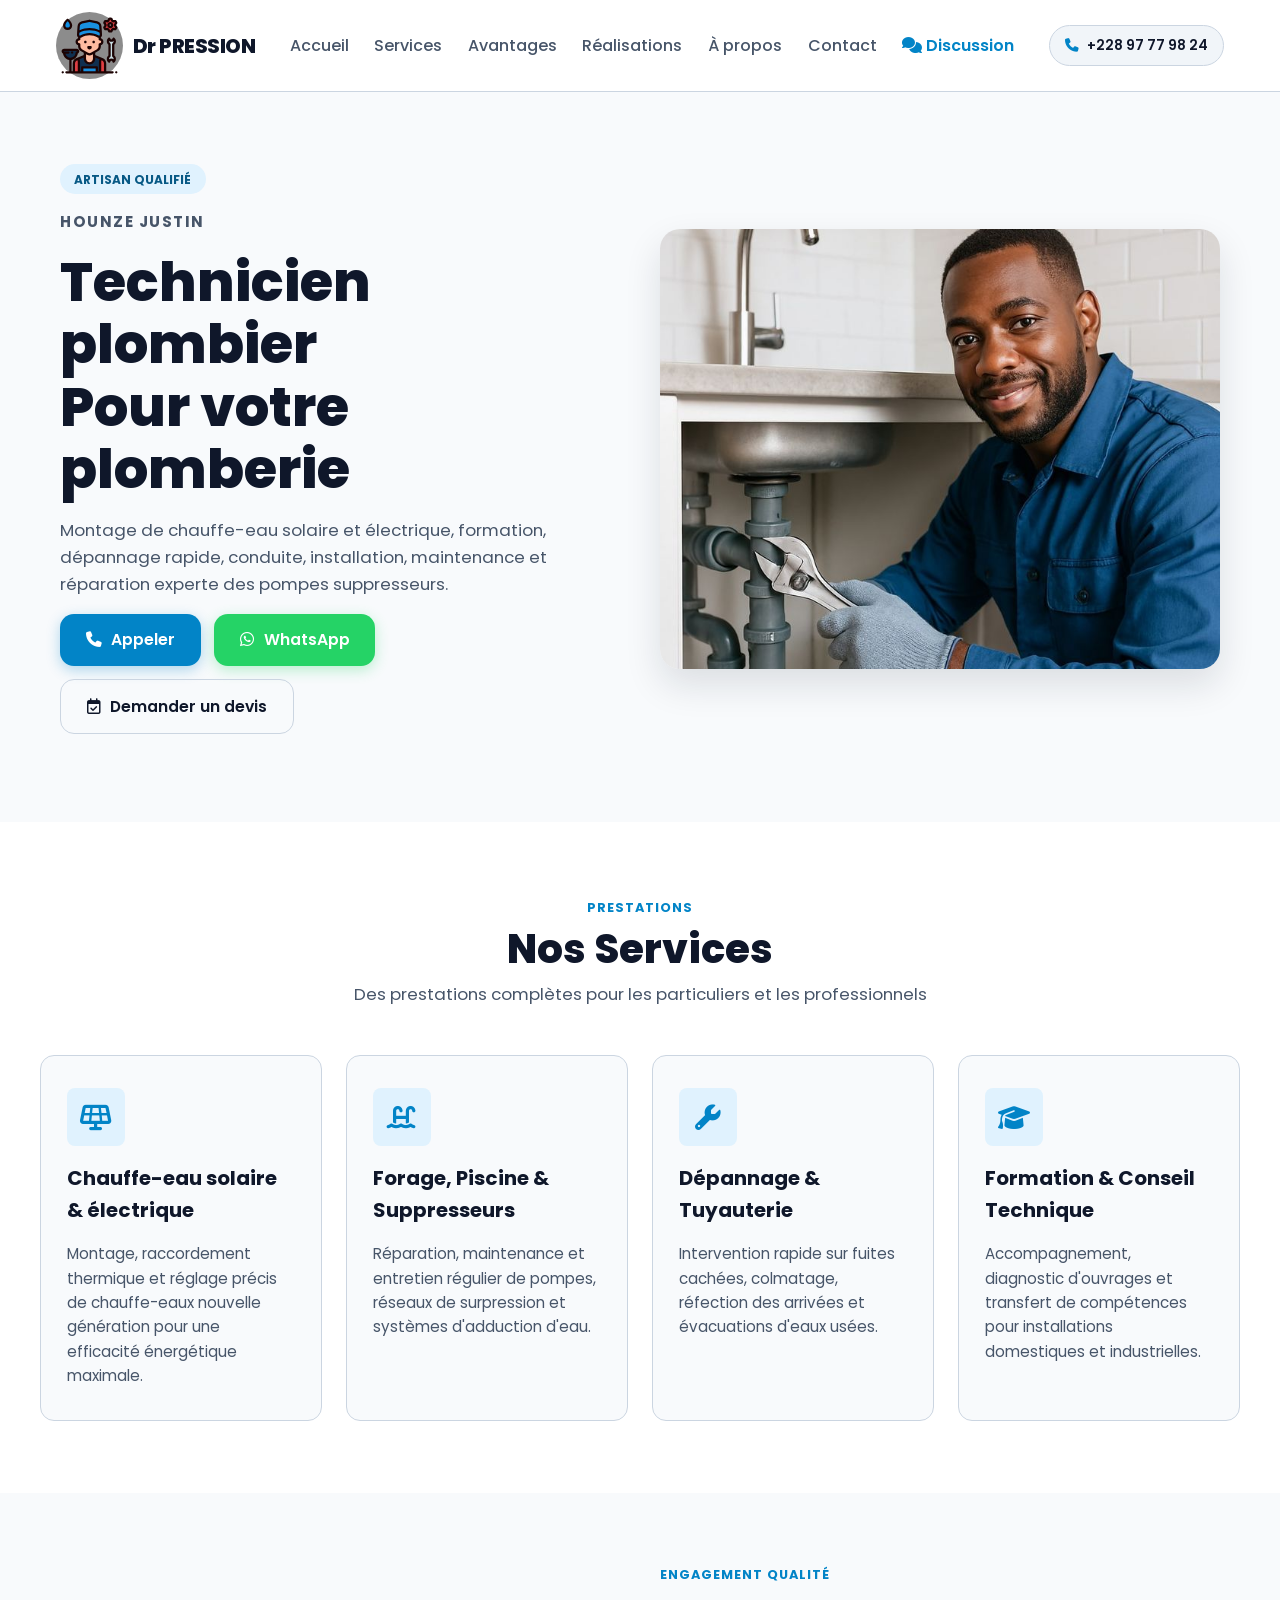
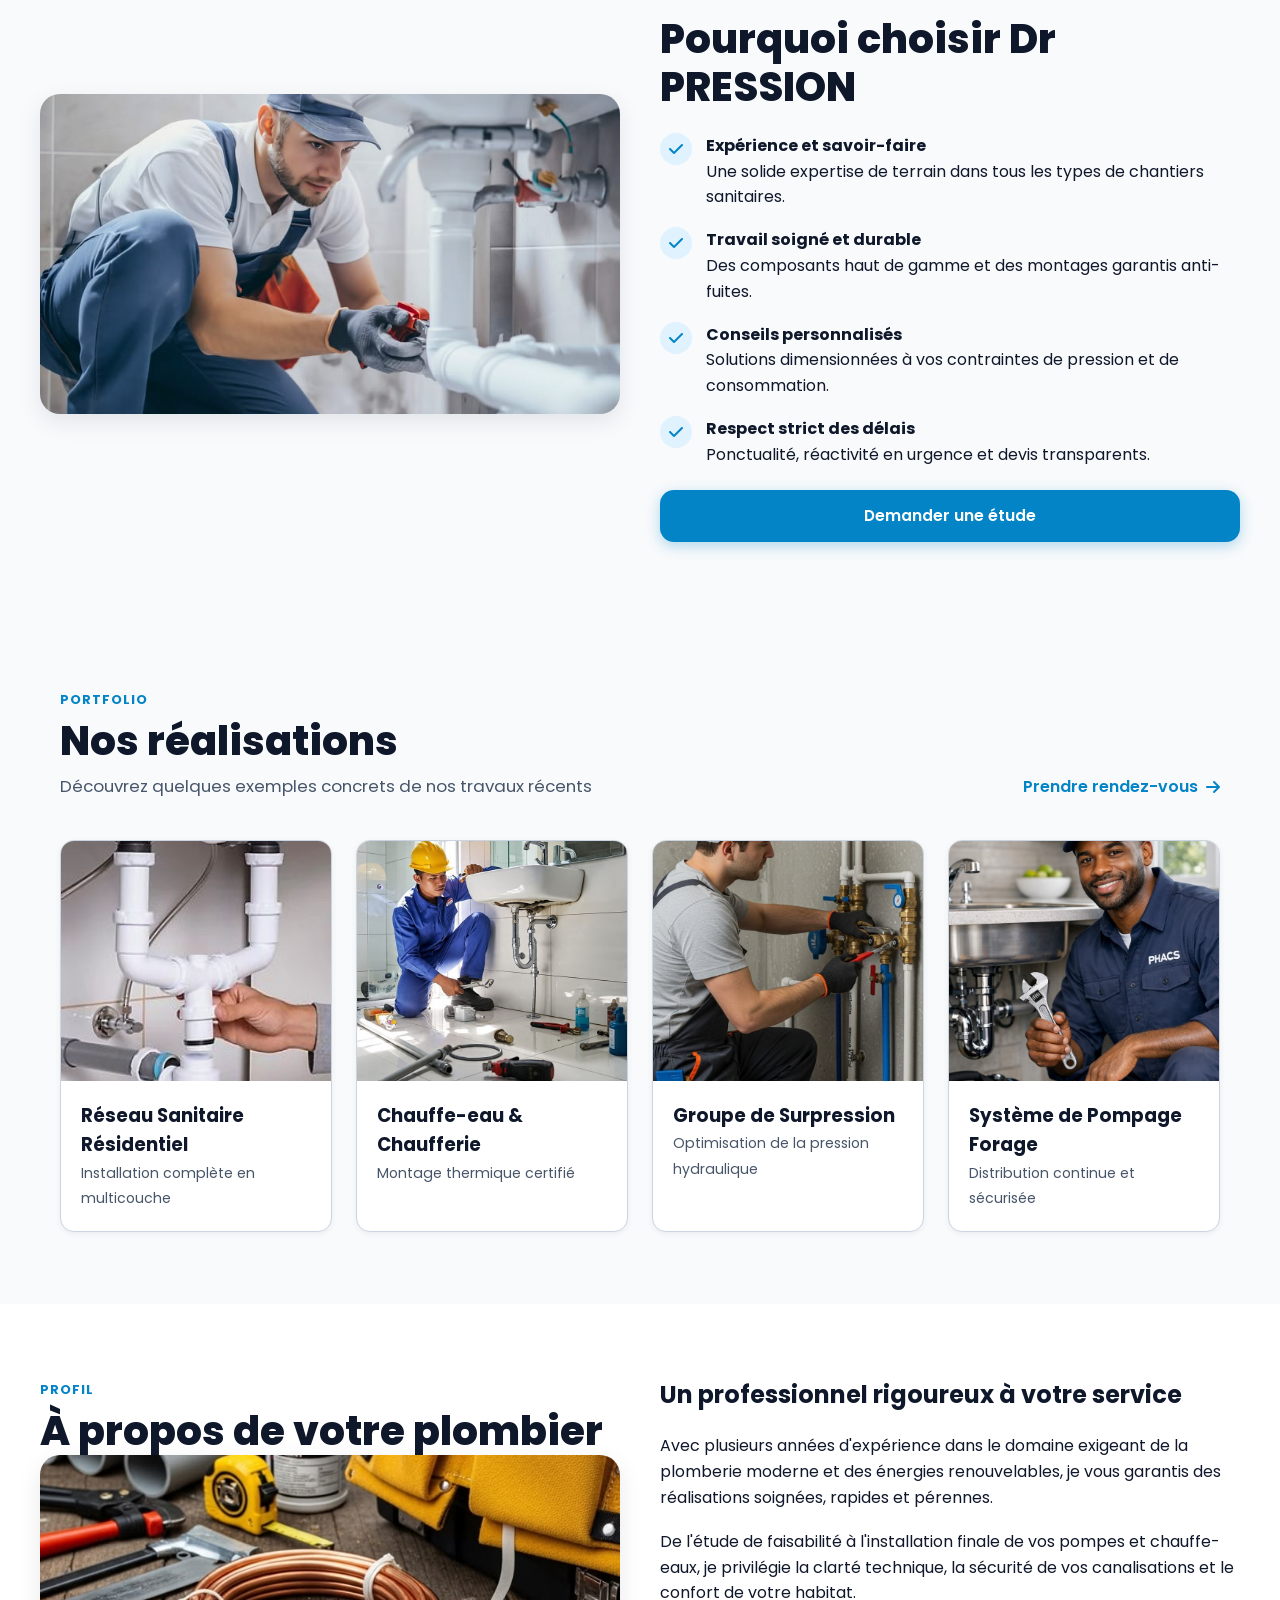
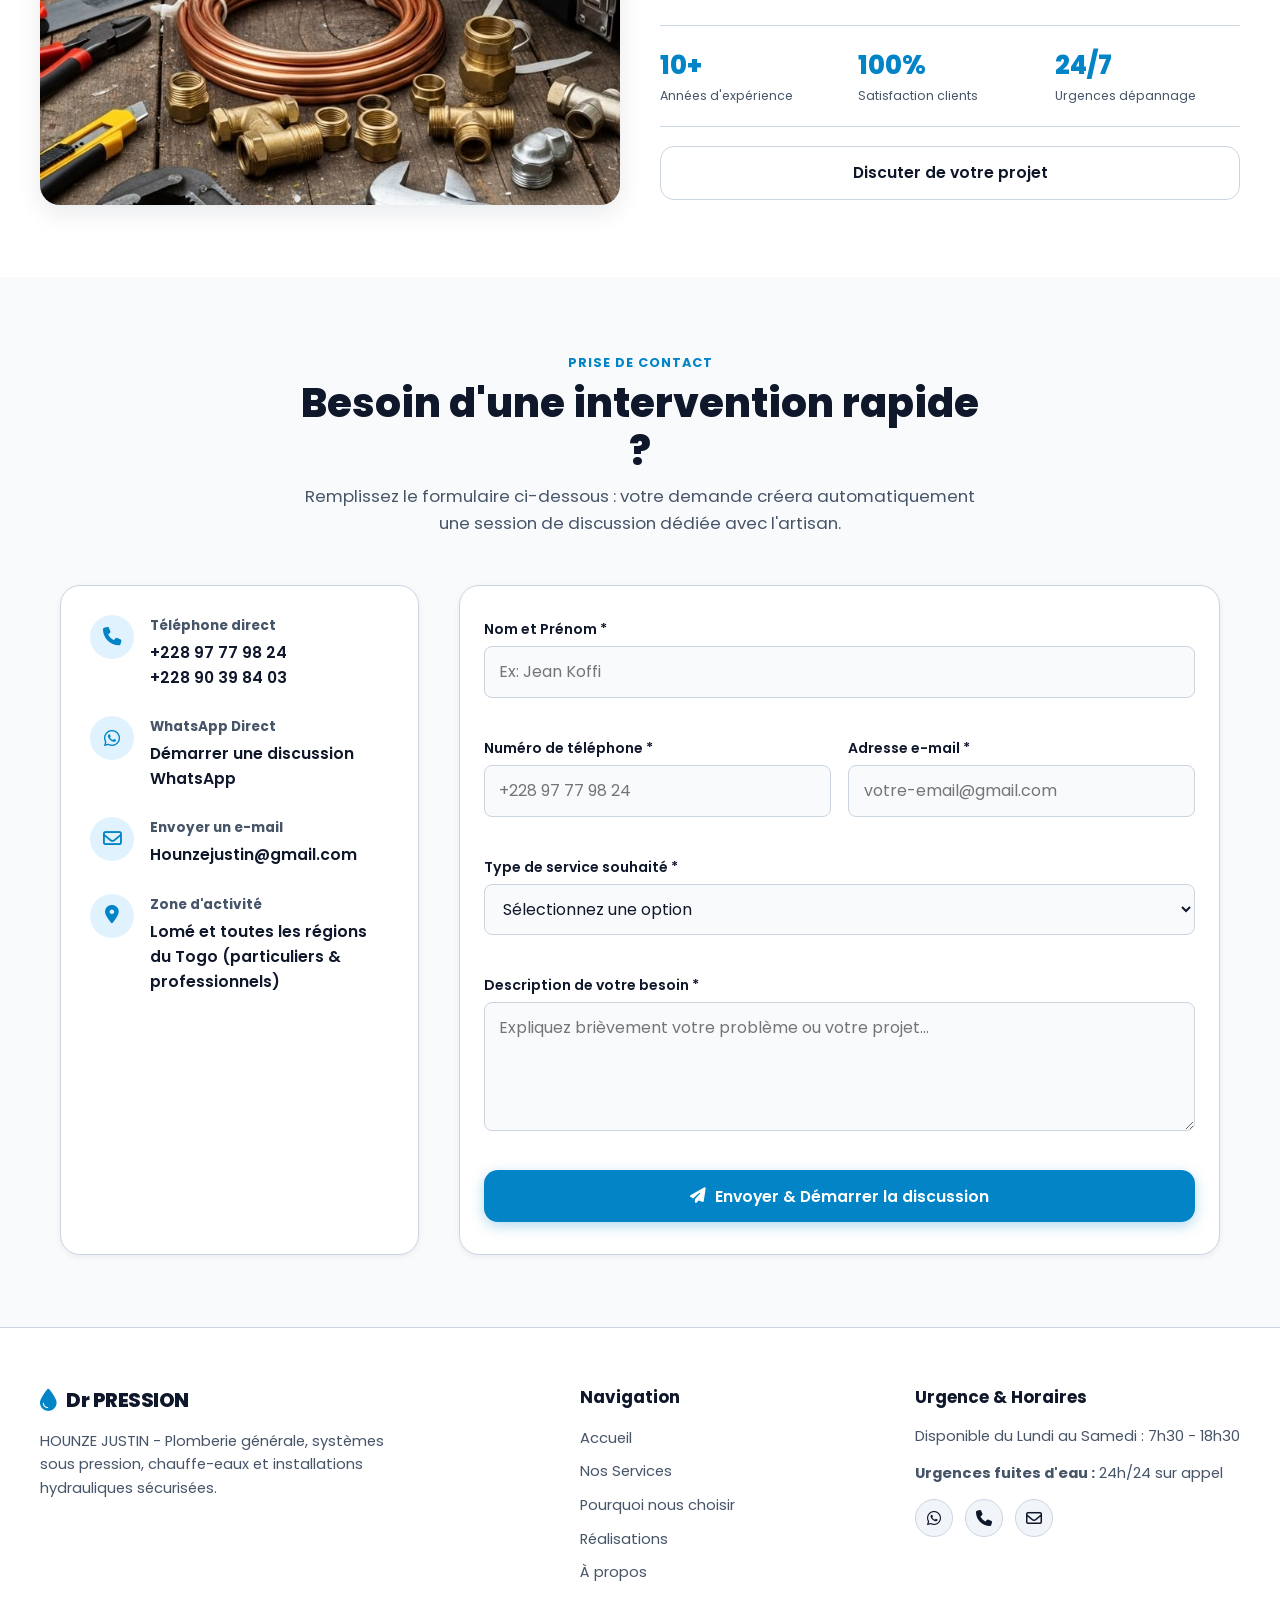
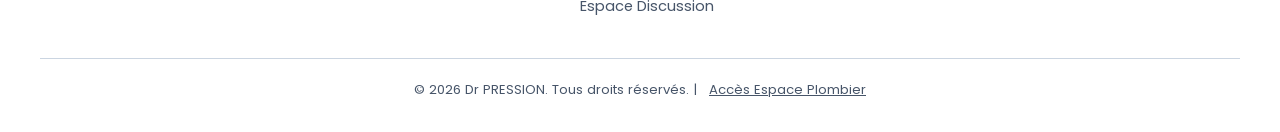
<file: index.html>
<!DOCTYPE html>
<html lang="fr">
<head>
    <meta charset="UTF-8">
    <meta name="viewport" content="width=device-width, initial-scale=1.0">
    <title>Dr PRESSION | HOUNZE JUSTIN - Artisan Plombier Professionnel</title>
    <meta name="description" content="Dr PRESSION par HOUNZE JUSTIN : Services d'installation, dépannage rapide, chauffe-eau solaire et électrique, pompes suppresseurs, forage et piscine au Togo.">
    <meta name="author" content="HOUNZE JUSTIN">

    <!-- Favicon -->
    <link rel="icon" type="image/svg+xml" href="data:image/svg+xml,<svg xmlns='http://www.w3.org/2000/svg' viewBox='0 0 100 100'><text y='.9em' font-size='90'>💧</text></svg>">

    <!-- Font Awesome -->
    <link rel="stylesheet" href="https://cdnjs.cloudflare.com/ajax/libs/font-awesome/6.5.1/css/all.min.css">

    <!-- Polices Google -->
    <link rel="preconnect" href="https://fonts.googleapis.com">
    <link rel="preconnect" href="https://fonts.gstatic.com" crossorigin>
    <link href="https://fonts.googleapis.com/css2?family=Poppins:wght@300;400;500;600;700;800&display=swap" rel="stylesheet">

    <link rel="stylesheet" href="style.css">
</head>
<body>

    <!-- Header Navigation -->
    <header class="header">
        <nav class="nav-container" aria-label="Navigation principale">
            <a href="#accueil" class="logo" aria-label="Accueil Dr PRESSION">
                <svg version="1.1" id="Layer_1" xmlns="http://www.w3.org/2000/svg" xmlns:xlink="http://www.w3.org/1999/xlink" viewBox="-51.2 -51.2 614.40 614.40" xml:space="preserve" width="67px" height="67px" fill="#1c0303" stroke="#1c0303" stroke-width="0.005120019999999999"><g id="SVGRepo_bgCarrier" stroke-width="0" transform="translate(0,0), scale(1)"><rect x="-51.2" y="-51.2" width="614.40" height="614.40" rx="307.2" fill="#8c8c8c" strokewidth="0"></rect></g><g id="SVGRepo_tracerCarrier" stroke-linecap="round" stroke-linejoin="round" stroke="#CCCCCC" stroke-width="1.024004"></g><g id="SVGRepo_iconCarrier"> <path style="fill:#E03F43;" d="M213.867,319.128v20.352c0,6.799-4.088,12.932-10.365,15.548l-67.24,28.017 c-14.206,5.92-23.458,22.007-23.458,37.397v81.091h286.348v-81.091c0-15.389-9.254-31.478-23.458-37.397l-67.24-28.017 c-6.277-2.615-10.365-8.749-10.365-15.548v-20.352H213.867z"></path> <path style="fill:#102F50;" d="M353.079,501.534v-96.018c0-10.48,3.554-20.167,9.506-27.93l-54.133-22.555 c-6.277-2.615-10.365-8.749-10.365-15.548l-0.094,37.531c0,23.081-18.884,41.966-41.966,41.966l0,0 c-23.081,0-41.966-18.884-41.966-41.966l-0.195-37.531c0,6.799-4.088,12.932-10.365,15.548l-54.133,22.556 c5.952,7.764,9.506,17.45,9.506,27.93v96.018h194.205V501.534z"></path> <g> <path style="fill:#FEBBA0;" d="M350.007,199.175v-30.443c0-51.829-42.017-93.846-93.846-93.846 c-51.831,0-93.846,42.017-93.846,93.846h-0.368v30.443c-12.925,0-23.403,10.478-23.403,23.403 c0,12.925,10.478,23.403,23.403,23.403v17.472c1.126,14.735,8.311,27.853,19.192,35.038l56.574,32.342 c11.36,7.503,25.173,7.503,36.533,0l56.405-32.342c10.879-7.185,18.232-20.303,19.36-35.038v-17.472 c12.925,0,23.403-10.478,23.403-23.403C373.41,209.653,362.932,199.175,350.007,199.175z"></path> <path style="fill:#FEBBA0;" d="M298.087,319.128v57.883c0,23.081-18.978,41.966-42.06,41.966l0,0 c-23.081,0-42.161-18.884-42.161-41.966v-57.883"></path> </g> <path style="fill:#C9DEE4;" d="M473.342,352.776V244.375c8.787-5.553,14.627-15.346,14.627-26.508 c0-9.819-4.519-18.58-11.586-24.328c-0.934,10.095-9.419,18.001-19.758,18.001s-18.824-7.906-19.758-18.001 c-7.068,5.747-11.586,14.508-11.586,24.328c0,11.162,5.84,20.955,14.627,26.508v108.401c-8.787,5.553-14.627,15.346-14.627,26.508 c0,9.819,4.519,18.58,11.586,24.328c0.934-10.095,9.419-18.001,19.758-18.001s18.823,7.906,19.758,18.001 c7.068-5.747,11.586-14.508,11.586-24.328C487.969,368.122,482.129,358.329,473.342,352.776z"></path> <path style="fill:#0F8EE3;" d="M86.773,71.819c0,18.72-14.035,30.565-31.343,30.565S24.086,90.54,24.086,71.819 c0-27.126,31.343-50.928,31.343-50.928S86.773,44.694,86.773,71.819z"></path> <path style="fill:#102F50;" d="M138.842,295.713H81.063H23.285c-7.029,0-12.781,5.752-12.781,12.781l0,0 c0,7.029,5.752,12.781,12.781,12.781h0.006c0,31.907,25.866,57.772,57.772,57.772s57.772-25.866,57.772-57.772h0.006 c7.029,0,12.781-5.752,12.781-12.781l0,0C151.623,301.463,145.871,295.713,138.842,295.713z"></path> <path style="fill:#E03F43;" d="M490.449,68.943c0-1.619-0.095-3.216-0.265-4.789l11.369-15.531 c-2.313-6.236-5.658-11.971-9.828-16.996l-19.093,2.076c-2.59-1.91-5.399-3.538-8.381-4.846l-7.742-17.559 c-3.195-0.54-6.473-0.837-9.822-0.837s-6.627,0.297-9.822,0.837l-7.743,17.56c-2.982,1.308-5.791,2.936-8.381,4.846l-19.093-2.076 c-4.171,5.025-7.515,10.76-9.828,16.996l11.369,15.531c-0.171,1.573-0.265,3.17-0.265,4.789c0,1.634,0.097,3.245,0.272,4.833 L391.82,89.316c2.313,6.236,5.658,11.971,9.828,16.996l19.157-2.083c2.564,1.884,5.342,3.492,8.288,4.787l7.771,17.624 c3.195,0.54,6.472,0.837,9.822,0.837s6.627-0.297,9.822-0.837l7.771-17.624c2.947-1.296,5.724-2.903,8.289-4.787l19.157,2.083 c4.171-5.025,7.515-10.76,9.828-16.996L490.18,73.778C490.352,72.189,490.449,70.578,490.449,68.943z M446.685,87.174 c-10.07,0-18.231-8.163-18.231-18.231c0-10.069,8.163-18.231,18.231-18.231s18.231,8.163,18.231,18.231 C464.917,79.013,456.754,87.174,446.685,87.174z"></path> <g> <path style="fill:#1990E0;" d="M360.455,158.233l-1.629-34.416h0.01l-3.392-44.051c-1.336-17.235-13.748-31.588-30.617-35.377 l-68.635-15.418l0,0l-0.021-0.01h-0.01l-68.656,15.428c-16.869,3.789-29.291,18.143-30.617,35.377l-3.392,44.051l-1.629,34.416 c-1.033,13.257,13.424,22.11,24.739,15.125c48.624-30.064,110.483-30.064,159.108,0C347.03,180.343,361.477,171.49,360.455,158.233 z"></path> <rect x="189.429" y="456.611" style="fill:#1990E0;" width="133.471" height="44.926"></rect> </g> <path d="M10.585,511.982h-0.137C4.677,511.982,0,507.305,0,501.534c0-5.77,4.677-10.448,10.448-10.448h0.137 c5.77,0,10.448,4.677,10.448,10.448C21.032,507.305,16.355,511.982,10.585,511.982z"></path> <path d="M501.5,511.981h-0.137c-5.77,0-10.448-4.677-10.448-10.448s4.677-10.448,10.448-10.448h0.137 c5.77,0,10.448,4.677,10.448,10.448S507.27,511.981,501.5,511.981z"></path> <path d="M294.08,235.485c-6.44,0-11.679-5.239-11.679-11.678c0-6.44,5.239-11.679,11.679-11.679s11.679,5.239,11.679,11.679 C305.757,230.247,300.519,235.485,294.08,235.485z"></path> <path d="M217.874,235.485c-6.44,0-11.679-5.239-11.679-11.678c0-6.44,5.239-11.679,11.679-11.679s11.679,5.239,11.679,11.679 C229.553,230.247,224.314,235.485,217.874,235.485z"></path> <path d="M256.02,292.46c-11.39,0-20.657-9.267-20.657-20.657c0-5.77,4.677-10.448,10.448-10.448h20.419 c5.77,0,10.448,4.677,10.448,10.448C276.678,283.193,267.411,292.46,256.02,292.46z"></path> <path d="M476.381,414.06c-1.368,0-2.743-0.268-4.047-0.816c-3.556-1.495-5.999-4.828-6.355-8.669 c-0.449-4.854-4.471-8.515-9.354-8.515c-4.883,0-8.905,3.661-9.354,8.515c-0.355,3.842-2.799,7.174-6.355,8.669 c-3.556,1.495-7.646,0.909-10.64-1.525c-9.814-7.98-15.442-19.802-15.442-32.433c0-12.382,5.376-23.875,14.627-31.758v-97.901 c-9.25-7.884-14.627-19.378-14.627-31.758c0-12.631,5.628-24.453,15.442-32.433c2.993-2.434,7.083-3.02,10.64-1.525 c3.556,1.495,5.999,4.828,6.355,8.669c0.449,4.855,4.471,8.516,9.354,8.516c4.883,0,8.905-3.661,9.354-8.516 c0.355-3.842,2.799-7.175,6.355-8.669c3.556-1.493,7.648-0.908,10.64,1.525c9.814,7.98,15.442,19.802,15.442,32.433 c0,12.381-5.376,23.874-14.627,31.758v97.901c9.251,7.884,14.627,19.376,14.627,31.758c0,12.632-5.628,24.454-15.442,32.433 C481.079,413.26,478.744,414.06,476.381,414.06z M456.626,375.164c7.923,0,15.141,2.991,20.544,7.96 c0.233-1.254,0.352-2.538,0.352-3.84c0-7.206-3.648-13.814-9.76-17.676c-3.03-1.915-4.867-5.248-4.867-8.833V244.375 c0-3.584,1.837-6.917,4.867-8.833c6.112-3.863,9.76-10.47,9.76-17.676c0-1.302-0.12-2.586-0.352-3.84 c-5.403,4.969-12.621,7.96-20.544,7.96s-15.141-2.991-20.544-7.96c-0.233,1.254-0.352,2.538-0.352,3.84 c0,7.206,3.649,13.814,9.76,17.676c3.029,1.915,4.867,5.248,4.867,8.833v108.401c0,3.584-1.837,6.917-4.867,8.833 c-6.112,3.862-9.76,10.47-9.76,17.676c0,1.302,0.12,2.586,0.352,3.84C441.486,378.155,448.704,375.164,456.626,375.164z"></path> <path d="M55.43,112.832c-24.216,0-41.791-17.248-41.791-41.013c0-31.942,34.024-58.148,35.472-59.247 c3.735-2.837,8.903-2.837,12.638,0c1.448,1.1,35.472,27.305,35.472,59.247C97.221,95.584,79.646,112.832,55.43,112.832z M55.447,34.688c-8.859,8.476-20.912,23.132-20.912,37.132c0,13.897,10.495,20.117,20.896,20.117s20.896-6.221,20.896-20.117 C76.325,57.74,64.304,43.133,55.447,34.688z"></path> <path d="M96.576,310.796H96.44c-5.77,0-10.448,4.677-10.448,10.448c0,5.77,4.677,10.448,10.448,10.448h0.137 c5.77,0,10.448-4.677,10.448-10.448C107.024,315.474,102.346,310.796,96.576,310.796z"></path> <path d="M446.686,137.926c-3.813,0-7.705-0.331-11.564-0.983c-3.463-0.586-6.4-2.872-7.817-6.086l-6.232-14.135 c-0.995-0.534-1.974-1.099-2.932-1.693l-15.363,1.671c-3.492,0.377-6.93-1.017-9.169-3.714c-4.982-6.002-8.88-12.743-11.585-20.035 c-1.22-3.29-0.708-6.973,1.366-9.805l9.116-12.452c-0.02-0.588-0.029-1.171-0.029-1.749c0-0.562,0.009-1.128,0.027-1.698 l-9.114-12.451c-2.073-2.831-2.586-6.515-1.366-9.805c2.705-7.292,6.603-14.032,11.585-20.035c2.239-2.699,5.683-4.097,9.169-3.714 l15.29,1.662c0.993-0.616,2.005-1.201,3.035-1.754l6.203-14.066c1.417-3.214,4.355-5.501,7.817-6.086 c7.715-1.305,15.414-1.305,23.128,0c3.462,0.586,6.4,2.872,7.817,6.086l6.203,14.066c1.03,0.553,2.044,1.138,3.035,1.754 l15.289-1.662c3.489-0.377,6.929,1.016,9.168,3.713c4.983,6.002,8.881,12.743,11.586,20.036c1.22,3.29,0.708,6.973-1.366,9.805 l-9.114,12.451c0.019,0.57,0.028,1.137,0.028,1.698c0,0.578-0.009,1.161-0.029,1.749l9.116,12.452 c2.073,2.831,2.586,6.515,1.366,9.805c-2.705,7.293-6.603,14.033-11.586,20.036c-2.239,2.698-5.685,4.094-9.168,3.713l-15.363-1.671 c-0.958,0.593-1.937,1.159-2.932,1.693l-6.232,14.135c-1.417,3.214-4.354,5.501-7.817,6.086 C454.39,137.594,450.499,137.926,446.686,137.926z M444.01,116.952c1.795,0.103,3.555,0.103,5.35,0l5.358-12.152 c1.053-2.389,2.964-4.297,5.354-5.349c2.232-0.981,4.354-2.207,6.307-3.642c2.107-1.547,4.716-2.249,7.316-1.967l13.212,1.437 c0.979-1.492,1.871-3.034,2.676-4.624l-7.837-10.707c-1.543-2.107-2.241-4.716-1.956-7.312c0.139-1.262,0.209-2.504,0.209-3.693 c0-1.179-0.069-2.41-0.205-3.66c-0.282-2.592,0.416-5.196,1.957-7.3l7.832-10.699c-0.804-1.589-1.698-3.132-2.676-4.624 l-13.149,1.43c-2.607,0.283-5.222-0.423-7.33-1.978c-1.974-1.455-4.12-2.697-6.378-3.687c-2.394-1.05-4.307-2.96-5.361-5.352 l-5.329-12.086c-1.796-0.103-3.555-0.103-5.351,0l-5.329,12.086c-1.054,2.392-2.967,4.301-5.361,5.352 c-2.259,0.991-4.405,2.232-6.378,3.687c-2.108,1.555-4.723,2.261-7.33,1.978l-13.149-1.43c-0.978,1.492-1.871,3.035-2.676,4.624 l7.832,10.699c1.541,2.105,2.239,4.71,1.957,7.303c-0.136,1.244-0.205,2.475-0.205,3.657c0,1.189,0.07,2.431,0.209,3.693 c0.285,2.595-0.413,5.204-1.956,7.312l-7.837,10.707c0.804,1.589,1.698,3.132,2.676,4.624l13.212-1.437 c2.604-0.282,5.209,0.419,7.316,1.967c1.954,1.437,4.076,2.661,6.307,3.642c2.39,1.051,4.301,2.96,5.354,5.349L444.01,116.952z M446.686,97.622c-15.814,0-28.679-12.865-28.679-28.679s12.865-28.679,28.679-28.679c15.814,0,28.679,12.865,28.679,28.679 S462.499,97.622,446.686,97.622z M446.686,61.159c-4.292,0-7.784,3.492-7.784,7.784s3.492,7.784,7.784,7.784 c4.292,0,7.784-3.492,7.784-7.784S450.976,61.159,446.686,61.159z"></path> <path d="M467.562,491.087h-57.963v-70.643c0-20.365-12.291-39.709-29.888-47.041l-67.24-28.016c-2.39-0.996-3.936-3.313-3.936-5.904 v-16.269l27.31-15.659c0.19-0.109,0.377-0.225,0.561-0.346c13.674-9.03,22.654-25.09,24.02-42.96c0.021-0.264,0.03-0.531,0.03-0.796 v-8.674c13.568-4.413,23.402-17.18,23.402-32.201c0-15.021-9.835-27.788-23.402-32.201v-9.665 c7.124-5.435,11.072-14.035,10.429-23.108l-1.6-33.806c0-0.26-0.01-0.521-0.03-0.783l-3.393-44.056 c-1.702-21.952-17.271-39.941-38.744-44.763l-68.351-15.354c-1.592-0.407-3.287-0.436-4.896-0.074l-68.655,15.429 c-21.485,4.826-37.055,22.817-38.745,44.768l-3.392,44.052c-0.007,0.103-0.015,0.206-0.019,0.308l-1.621,34.277 c-0.636,8.919,3.163,17.384,10.06,22.834v9.943c-13.568,4.413-23.402,17.18-23.402,32.201s9.835,27.788,23.402,32.201v8.674 c0,0.265,0.01,0.532,0.03,0.796c1.372,17.943,10.288,34.002,23.851,42.96c0.187,0.123,0.378,0.24,0.573,0.352l27.466,15.702v16.219 c0,2.59-1.545,4.907-3.936,5.904l-67.241,28.017c-17.597,7.333-29.887,26.676-29.887,47.04v70.643H91.511V388.679 c30.008-4.634,53.629-28.883,57.281-59.2c7.843-3.733,13.277-11.738,13.277-20.988c0-12.808-10.421-23.228-23.228-23.228H23.285 c-12.808,0-23.228,10.421-23.228,23.229c0,9.249,5.433,17.252,13.277,20.985c3.649,30.32,27.272,54.568,57.282,59.201v102.406 H44.384c-5.77,0-10.448,4.677-10.448,10.448s4.677,10.448,10.448,10.448h423.178c5.77,0,10.448-4.677,10.448-10.448 S473.333,491.087,467.562,491.087z M34.909,331.692h27.73c5.77,0,10.448-4.677,10.448-10.448c0-5.77-4.677-10.448-10.448-10.448 H24.152c-0.243,0-0.482,0.02-0.722,0.037c-0.049-0.001-0.096-0.007-0.145-0.007c-1.264,0-2.332-1.068-2.332-2.333 c0-1.264,1.068-2.332,2.332-2.332h115.558c1.264,0,2.332,1.068,2.332,2.333c0,1.264-1.068,2.332-2.339,2.332 c-5.77,0-10.448,4.677-10.448,10.448c0,26.094-21.23,47.324-47.324,47.324C58.55,368.598,39.669,352.789,34.909,331.692z M171.12,164.468c-2.724,1.68-5.141,0.567-6.056,0.009c-0.919-0.561-3.032-2.214-2.781-5.432c0.008-0.107,0.015-0.212,0.02-0.319 l0.947-20.004c28.723-14.12,60.714-21.565,92.91-21.565s64.187,7.445,92.911,21.565l0.947,20.003 c0.004,0.103,0.011,0.207,0.02,0.309c0.249,3.227-1.867,4.881-2.789,5.443c-0.912,0.555-3.328,1.667-6.04-0.007 c-25.509-15.773-54.918-24.109-85.048-24.109C226.031,140.362,196.623,148.7,171.12,164.468z M189.796,54.582l66.357-14.912 l66.384,14.912c12.463,2.8,21.502,13.244,22.489,25.986l2.661,34.546c-28.761-12.357-60.054-18.851-91.527-18.851 c-31.469,0-62.757,6.493-91.515,18.846l2.66-34.541C168.286,67.825,177.323,57.384,189.796,54.582z M186.64,289.601 c-7.984-5.406-13.283-15.291-14.245-26.569V245.98c0-5.77-4.677-10.448-10.448-10.448c-7.143,0-12.954-5.812-12.954-12.954 s5.812-12.954,12.954-12.954c5.77,0,10.448-4.677,10.448-10.448v-13.299c3.374-0.557,6.672-1.758,9.707-3.632 c44.99-27.816,103.129-27.817,148.126,0.004c2.921,1.803,6.088,2.981,9.332,3.563v13.363c0,5.77,4.677,10.448,10.448,10.448 c7.143,0,12.954,5.812,12.954,12.954c0,7.142-5.812,12.954-12.954,12.954c-5.77,0-10.448,4.677-10.448,10.448v17.05 c-0.949,11.049-6.442,21.173-14.419,26.574l-56.093,32.164c-0.191,0.11-0.377,0.225-0.561,0.346c-7.831,5.174-17.184,5.174-25.017,0 c-0.187-0.124-0.377-0.241-0.573-0.352L186.64,289.601z M287.64,335.194v41.817c0,17.379-14.181,31.518-31.612,31.518 c-17.487,0-31.713-14.139-31.713-31.518v-41.804l7.938,4.539c7.333,4.763,15.529,7.144,23.725,7.144 c8.198,0,16.396-2.383,23.73-7.148L287.64,335.194z M148.427,491.087h-25.176v-70.643c0-11.776,7.321-23.707,17.029-27.753 l4.87-2.029c2.153,4.627,3.276,9.656,3.276,14.855v85.57H148.427z M312.446,491.087H199.875v-24.03h112.571L312.446,491.087 L312.446,491.087z M342.632,405.516v85.571h-9.29v-34.478c0-5.77-4.677-10.448-10.448-10.448H189.427 c-5.77,0-10.448,4.677-10.448,10.448v34.478h-9.657v-85.571c0-8.003-1.666-15.746-4.869-22.897l38.965-16.235v10.629 c0,28.901,23.601,52.414,52.609,52.414c28.953,0,52.508-23.513,52.508-52.414v-10.629l38.965,16.235 C344.298,389.77,342.632,397.513,342.632,405.516z M388.703,491.087h-25.176v-85.571c0-5.199,1.123-10.226,3.277-14.855l4.871,2.029 c9.708,4.045,17.029,15.976,17.029,27.753v70.644H388.703z"></path> </g></svg>
                <span>Dr PRESSION</span>
            </a>

            <!-- Bouton Burger Mobile -->
            <button class="nav-toggle" id="navToggle" aria-label="Ouvrir le menu de navigation" aria-expanded="false">
                <i class="fa-solid fa-bars"></i>
            </button>

            <ul class="nav-menu" id="navMenu">
                <li><a href="#accueil" class="nav-link">Accueil</a></li>
                <li><a href="#services" class="nav-link">Services</a></li>
                <li><a href="#avantages" class="nav-link">Avantages</a></li>
                <li><a href="#realisations" class="nav-link">Réalisations</a></li>
                <li><a href="#a-propos" class="nav-link">À propos</a></li>
                <li><a href="#contact" class="nav-link">Contact</a></li>
                <li><a href="discussion.html" class="nav-link nav-link-chat"><i class="fa-solid fa-comments"></i> Discussion</a></li>
            </ul>

            <div class="header-cta">
                <a href="tel:+22897779824" class="phone-link" aria-label="Appeler Dr PRESSION">
                    <i class="fa-solid fa-phone" aria-hidden="true"></i>
                    <span>+228 97 77 98 24</span>
                </a>
            </div>
        </nav>
    </header>

    <main>
        <!-- Hero Section -->
        <section class="hero" id="accueil">
            <div class="hero-content">
                <span class="badge">Artisan Qualifié</span>
                <p class="hero-author">HOUNZE JUSTIN</p>
                <h1 class="hero-title">Technicien plombier<br>Pour votre plomberie</h1>
                <p class="hero-desc">
                    Montage de chauffe-eau solaire et électrique, formation, dépannage rapide, conduite, installation, maintenance et réparation experte des pompes suppresseurs.
                </p>
                <div class="hero-actions">
                    <a href="tel:+22897779824" class="btn btn-primary">
                        <i class="fa-solid fa-phone"></i>
                        <span>Appeler</span>
                    </a>
                    <a href="https://wa.me/22897779824" target="_blank" rel="noopener noreferrer" class="btn btn-whatsapp">
                        <i class="fa-brands fa-whatsapp"></i>
                        <span>WhatsApp</span>
                    </a>
                    <a href="#contact" class="btn btn-outline">
                        <i class="fa-regular fa-calendar-check"></i>
                        <span>Demander un devis</span>
                    </a>
                </div>
            </div>
            <div class="hero-image-wrapper">
                <img src="Reliable Plumbing Services You Can Trust.jfif" alt="Technicien plombier HOUNZE JUSTIN" class="hero-img" onerror="this.src='https://images.unsplash.com/photo-1581578731548-c64695cc6952?w=800&auto=format&fit=crop&q=80'">
            </div>
        </section>

        <!-- Services Section -->
        <section class="services-section" id="services">
            <div class="section-header">
                <span class="section-tag">Prestations</span>
                <h2 class="section-title">Nos Services</h2>
                <p class="section-subtitle">Des prestations complètes pour les particuliers et les professionnels</p>
            </div>

            <div class="services-grid">
                <article class="service-card">
                    <div class="service-icon"><i class="fa-solid fa-solar-panel"></i></div>
                    <h3 class="service-title">Chauffe-eau solaire & électrique</h3>
                    <p class="service-desc">Montage, raccordement thermique et réglage précis de chauffe-eaux nouvelle génération pour une efficacité énergétique maximale.</p>
                </article>

                <article class="service-card">
                    <div class="service-icon"><i class="fa-solid fa-water-ladder"></i></div>
                    <h3 class="service-title">Forage, Piscine & Suppresseurs</h3>
                    <p class="service-desc">Réparation, maintenance et entretien régulier de pompes, réseaux de surpression et systèmes d'adduction d'eau.</p>
                </article>

                <article class="service-card">
                    <div class="service-icon"><i class="fa-solid fa-wrench"></i></div>
                    <h3 class="service-title">Dépannage & Tuyauterie</h3>
                    <p class="service-desc">Intervention rapide sur fuites cachées, colmatage, réfection des arrivées et évacuations d'eaux usées.</p>
                </article>

                <article class="service-card">
                    <div class="service-icon"><i class="fa-solid fa-graduation-cap"></i></div>
                    <h3 class="service-title">Formation & Conseil Technique</h3>
                    <p class="service-desc">Accompagnement, diagnostic d'ouvrages et transfert de compétences pour installations domestiques et industrielles.</p>
                </article>
            </div>
        </section>

        <!-- Why Choose Us -->
        <section class="advantages-section" id="avantages">
            <div class="advantages-wrapper">
                <div class="advantages-image">
                    <img src="Updated and Reliable Plumbing Services in Northwest Florida.jfif" alt="Intervention plomberie de qualité" loading="lazy" onerror="this.src='https://images.unsplash.com/photo-1504307651254-35680f356dfd?w=800&auto=format&fit=crop&q=80'">
                </div>
                <div class="advantages-content">
                    <span class="section-tag">Engagement Qualité</span>
                    <h2 class="section-title">Pourquoi choisir Dr PRESSION</h2>
                    <ul class="advantages-list">
                        <li>
                            <div class="adv-icon"><i class="fa-solid fa-check"></i></div>
                            <div>
                                <strong>Expérience et savoir-faire</strong>
                                <p>Une solide expertise de terrain dans tous les types de chantiers sanitaires.</p>
                            </div>
                        </li>
                        <li>
                            <div class="adv-icon"><i class="fa-solid fa-check"></i></div>
                            <div>
                                <strong>Travail soigné et durable</strong>
                                <p>Des composants haut de gamme et des montages garantis anti-fuites.</p>
                            </div>
                        </li>
                        <li>
                            <div class="adv-icon"><i class="fa-solid fa-check"></i></div>
                            <div>
                                <strong>Conseils personnalisés</strong>
                                <p>Solutions dimensionnées à vos contraintes de pression et de consommation.</p>
                            </div>
                        </li>
                        <li>
                            <div class="adv-icon"><i class="fa-solid fa-check"></i></div>
                            <div>
                                <strong>Respect strict des délais</strong>
                                <p>Ponctualité, réactivité en urgence et devis transparents.</p>
                            </div>
                        </li>
                    </ul>
                    <a href="#contact" class="btn btn-primary">Demander une étude</a>
                </div>
            </div>
        </section>

        <!-- Projects / Portfolio -->
        <section class="portfolio-section" id="realisations">
            <div class="section-header-row">
                <div>
                    <span class="section-tag">Portfolio</span>
                    <h2 class="section-title">Nos réalisations</h2>
                    <p class="section-subtitle">Découvrez quelques exemples concrets de nos travaux récents</p>
                </div>
                <a href="#contact" class="link-arrow">Prendre rendez-vous <i class="fa-solid fa-arrow-right"></i></a>
            </div>

            <div class="portfolio-grid">
                <figure class="portfolio-card">
                    <img src="Plumbing Experts in Dubai_ Reliable Service for Your Plumbing Needs.jfif" alt="Installation sanitaire" loading="lazy" onerror="this.src='https://images.unsplash.com/photo-1607472586893-edb57bdc0e39?w=600&auto=format&fit=crop&q=80'">
                    <figcaption>
                        <h3>Réseau Sanitaire Résidentiel</h3>
                        <span>Installation complète en multicouche</span>
                    </figcaption>
                </figure>

                <figure class="portfolio-card">
                    <img src="Plumbing installation.jfif" alt="Pose de tuyauterie" loading="lazy" onerror="this.src='https://images.unsplash.com/photo-1542013936693-884638332954?w=600&auto=format&fit=crop&q=80'">
                    <figcaption>
                        <h3>Chauffe-eau & Chaufferie</h3>
                        <span>Montage thermique certifié</span>
                    </figcaption>
                </figure>

                <figure class="portfolio-card">
                    <img src="plumbing servicess.jfif" alt="Surpresseur hydraulique" loading="lazy" onerror="this.src='https://images.unsplash.com/photo-1585704032915-c3400ca199e7?w=600&auto=format&fit=crop&q=80'">
                    <figcaption>
                        <h3>Groupe de Surpression</h3>
                        <span>Optimisation de la pression hydraulique</span>
                    </figcaption>
                </figure>

                <figure class="portfolio-card">
                    <img src="Reliable Plumbing Services You Can Trust – PHACS.jfif" alt="Dépannage plomberie d'urgence" loading="lazy" onerror="this.src='https://images.unsplash.com/photo-1584622650111-993a426fbf0a?w=600&auto=format&fit=crop&q=80'">
                    <figcaption>
                        <h3>Système de Pompage Forage</h3>
                        <span>Distribution continue et sécurisée</span>
                    </figcaption>
                </figure>
            </div>
        </section>

        <!-- About Section -->
        <section class="about-section" id="a-propos">
            <div class="about-wrapper">
                <div class="about-image-col">
                    <span class="section-tag">Profil</span>
                    <h2 class="section-title">À propos de votre plombier</h2>
                    <div class="about-img-box">
                        <img src="Plumbers in Chicago.jfif" alt="HOUNZE JUSTIN au travail" loading="lazy" onerror="this.src='https://images.unsplash.com/photo-1621905251189-08b45d6a269e?w=800&auto=format&fit=crop&q=80'">
                    </div>
                </div>
                <div class="about-text-col">
                    <h3>Un professionnel rigoureux à votre service</h3>
                    <p>Avec plusieurs années d'expérience dans le domaine exigeant de la plomberie moderne et des énergies renouvelables, je vous garantis des réalisations soignées, rapides et pérennes.</p>
                    <p>De l'étude de faisabilité à l'installation finale de vos pompes et chauffe-eaux, je privilégie la clarté technique, la sécurité de vos canalisations et le confort de votre habitat.</p>
                    <div class="about-stats">
                        <div class="stat-box">
                            <span class="stat-num">10+</span>
                            <span class="stat-label">Années d'expérience</span>
                        </div>
                        <div class="stat-box">
                            <span class="stat-num">100%</span>
                            <span class="stat-label">Satisfaction clients</span>
                        </div>
                        <div class="stat-box">
                            <span class="stat-num">24/7</span>
                            <span class="stat-label">Urgences dépannage</span>
                        </div>
                    </div>
                    <a href="#contact" class="btn btn-outline">Discuter de votre projet</a>
                </div>
            </div>
        </section>

        <!-- Contact Section -->
        <section class="contact-section" id="contact">
            <div class="section-header">
                <span class="section-tag">Prise de Contact</span>
                <h2 class="section-title">Besoin d'une intervention rapide ?</h2>
                <p class="section-subtitle">Remplissez le formulaire ci-dessous : votre demande créera automatiquement une session de discussion dédiée avec l'artisan.</p>
            </div>

            <div class="contact-wrapper">
                <div class="contact-card">
                    <div class="contact-method">
                        <i class="fa-solid fa-phone"></i>
                        <div>
                            <h4>Téléphone direct</h4>
                            <p>
                                <a href="tel:+22897779824">+228 97 77 98 24</a><br>
                                <a href="tel:+22890398403">+228 90 39 84 03</a>
                            </p>
                        </div>
                    </div>

                    <div class="contact-method">
                        <i class="fa-brands fa-whatsapp"></i>
                        <div>
                            <h4>WhatsApp Direct</h4>
                            <a href="https://wa.me/22897779824" target="_blank" rel="noopener noreferrer">Démarrer une discussion WhatsApp</a>
                        </div>
                    </div>

                    <div class="contact-method">
                        <i class="fa-regular fa-envelope"></i>
                        <div>
                            <h4>Envoyer un e-mail</h4>
                            <a href="mailto:Hounzejustin@gmail.com">Hounzejustin@gmail.com</a>
                        </div>
                    </div>

                    <div class="contact-method">
                        <i class="fa-solid fa-location-dot"></i>
                        <div>
                            <h4>Zone d'activité</h4>
                            <p>Lomé et toutes les régions du Togo (particuliers & professionnels)</p>
                        </div>
                    </div>
                </div>

                <form class="contact-form" id="contactForm" novalidate>
                    <div id="formAlert" class="alert-box" style="display: none;"></div>

                    <div class="form-group">
                        <label for="clientName">Nom et Prénom *</label>
                        <input type="text" id="clientName" name="name" placeholder="Ex: Jean Koffi" required>
                        <span class="field-error" id="nameError"></span>
                    </div>

                    <div class="form-row">
                        <div class="form-group">
                            <label for="clientPhone">Numéro de téléphone *</label>
                            <input type="tel" id="clientPhone" name="phone" placeholder="+228 97 77 98 24" required>
                            <span class="field-error" id="phoneError"></span>
                        </div>

                        <div class="form-group">
                            <label for="clientEmail">Adresse e-mail *</label>
                            <input type="email" id="clientEmail" name="email" placeholder="votre-email@gmail.com" required>
                            <span class="field-error" id="emailError"></span>
                        </div>
                    </div>

                    <div class="form-group">
                        <label for="serviceSelect">Type de service souhaité *</label>
                        <select id="serviceSelect" name="service" required>
                            <option value="">Sélectionnez une option</option>
                            <option value="Chauffe-eau solaire / électrique">Chauffe-eau solaire / électrique</option>
                            <option value="Réparation pompe & suppresseur">Réparation pompe & suppresseur</option>
                            <option value="Recherche & réparation de fuite">Recherche & réparation de fuite</option>
                            <option value="Forage & Piscine">Forage & Piscine</option>
                            <option value="Installation neuve">Installation neuve</option>
                            <option value="Autre demande">Autre demande</option>
                        </select>
                        <span class="field-error" id="serviceError"></span>
                    </div>

                    <div class="form-group">
                        <label for="messageText">Description de votre besoin *</label>
                        <textarea id="messageText" name="message" rows="4" placeholder="Expliquez brièvement votre problème ou votre projet..." required></textarea>
                        <span class="field-error" id="messageError"></span>
                    </div>

                    <button type="submit" class="btn btn-primary btn-block" id="submitBtn">
                        <i class="fa-solid fa-paper-plane"></i>
                        <span id="btnText">Envoyer & Démarrer la discussion</span>
                    </button>
                </form>
            </div>
        </section>
    </main>

    <!-- Footer -->
    <footer class="footer">
        <div class="footer-wrapper">
            <div class="footer-col">
                <div class="logo">
                    <i class="fa-solid fa-droplet icon-drop"></i>
                    <span>Dr PRESSION</span>
                </div>
                <p>HOUNZE JUSTIN - Plomberie générale, systèmes sous pression, chauffe-eaux et installations hydrauliques sécurisées.</p>
            </div>

            <div class="footer-col">
                <h4 class="footer-heading">Navigation</h4>
                <ul class="footer-links">
                    <li><a href="#accueil">Accueil</a></li>
                    <li><a href="#services">Nos Services</a></li>
                    <li><a href="#avantages">Pourquoi nous choisir</a></li>
                    <li><a href="#realisations">Réalisations</a></li>
                    <li><a href="#a-propos">À propos</a></li>
                    <li><a href="discussion.html">Espace Discussion</a></li>
                </ul>
            </div>

            <div class="footer-col">
                <h4 class="footer-heading">Urgence & Horaires</h4>
                <p>Disponible du Lundi au Samedi : 7h30 - 18h30</p>
                <p><strong>Urgences fuites d'eau :</strong> 24h/24 sur appel</p>
                <div class="social-links">
                    <a href="https://wa.me/22897779824" target="_blank" rel="noopener noreferrer" aria-label="WhatsApp"><i class="fa-brands fa-whatsapp"></i></a>
                    <a href="tel:+22897779824" aria-label="Téléphone"><i class="fa-solid fa-phone"></i></a>
                    <a href="mailto:Hounzejustin@gmail.com" aria-label="Email"><i class="fa-regular fa-envelope"></i></a>
                </div>
            </div>
        </div>

        <div class="footer-bottom">
            <p>&copy; 2026 Dr PRESSION. Tous droits réservés. | <a href="admin.html" class="admin-link">Accès Espace Plombier</a></p>
        </div>
    </footer>

    <script src="main.js"></script>
</body>
</html>
</file>
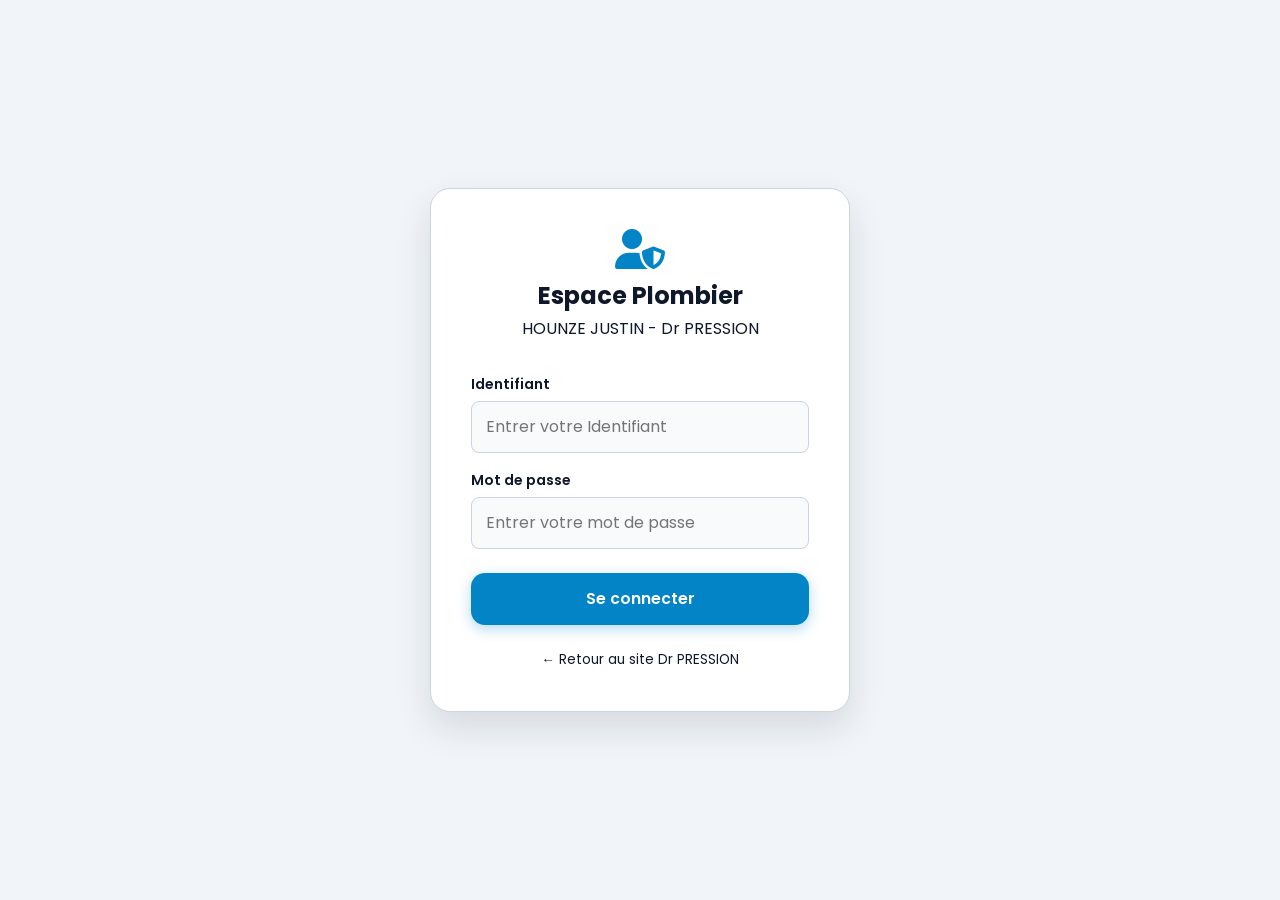
<file: admin.html>
<!DOCTYPE html>
<html lang="fr">
<head>
    <meta charset="UTF-8">
    <meta name="viewport" content="width=device-width, initial-scale=1.0">
    <title>Espace Professionnel Plombier | Dr PRESSION</title>
    <link rel="icon" type="image/svg+xml" href="data:image/svg+xml,<svg xmlns='http://www.w3.org/2000/svg' viewBox='0 0 100 100'><text y='.9em' font-size='90'>💧</text></svg>">
    <link rel="stylesheet" href="https://cdnjs.cloudflare.com/ajax/libs/font-awesome/6.5.1/css/all.min.css">
    <link href="https://fonts.googleapis.com/css2?family=Poppins:wght@400;500;600;700&display=swap" rel="stylesheet">
    <link rel="stylesheet" href="style.css">
    <link rel="stylesheet" href="admin.css">
</head>
<body class="admin-body">

    <!-- Écran de connexion Plombier -->
    <div id="loginScreen" class="admin-login-wrapper">
        <div class="login-card">
            <div class="login-header">
                <i class="fa-solid fa-user-shield"></i>
                <h2>Espace Plombier</h2>
                <p>HOUNZE JUSTIN - Dr PRESSION</p>
            </div>
            <form id="adminLoginForm">
                <div id="loginError" class="alert-box danger" style="display: none;"></div>
                <div class="form-group" style="margin-bottom: 1rem;">
                    <label for="adminUsername">Identifiant</label>
                    <input type="text" id="adminUsername" required placeholder="Entrer votre Identifiant" autocomplete="off">
                </div>
                <div class="form-group" style="margin-bottom: 1.5rem;">
                    <label for="adminPassword">Mot de passe</label>
                    <input type="password" id="adminPassword" required placeholder="Entrer votre mot de passe" autocomplete="off">
                </div>
                <button type="submit" class="btn btn-primary btn-block">Se connecter</button>
            </form>
            <p style="text-align: center; margin-top: 1.5rem; font-size: 0.85rem;">
                <a href="index.html">← Retour au site Dr PRESSION</a>
            </p>
        </div>
    </div>

    <!-- Interface d'administration -->
    <div id="dashboardScreen" class="admin-dashboard" style="display: none;">
        <header class="admin-header">
            <div class="admin-header-content">
                <div class="admin-brand">
                    <i class="fa-solid fa-droplet"></i>
                    <span>Dr PRESSION • Panneau Plombier</span>
                </div>
                <div class="admin-user-nav">
                    <span><i class="fa-solid fa-circle-user"></i> HOUNZE JUSTIN</span>
                    <button id="logoutBtn" class="btn-logout"><i class="fa-solid fa-power-off"></i> Déconnexion</button>
                </div>
            </div>
        </header>

        <div class="admin-layout">
            <aside class="conversations-sidebar">
                <div class="sidebar-header">
                    <h3>Demandes Clients</h3>
                    <button id="refreshListBtn" class="btn-icon" title="Rafraîchir"><i class="fa-solid fa-rotate-right"></i></button>
                </div>
                <div class="conversations-list" id="conversationsList"></div>
            </aside>

            <main class="conversation-view" id="conversationView">
                <div class="no-selection">
                    <i class="fa-regular fa-comments"></i>
                    <h3>Sélectionnez une demande client dans la liste</h3>
                    <p>Vous pourrez voir ses coordonnées et lui répondre en direct.</p>
                </div>
            </main>
        </div>
    </div>

    <script src="admin.js"></script>
</body>
</html>
</file>
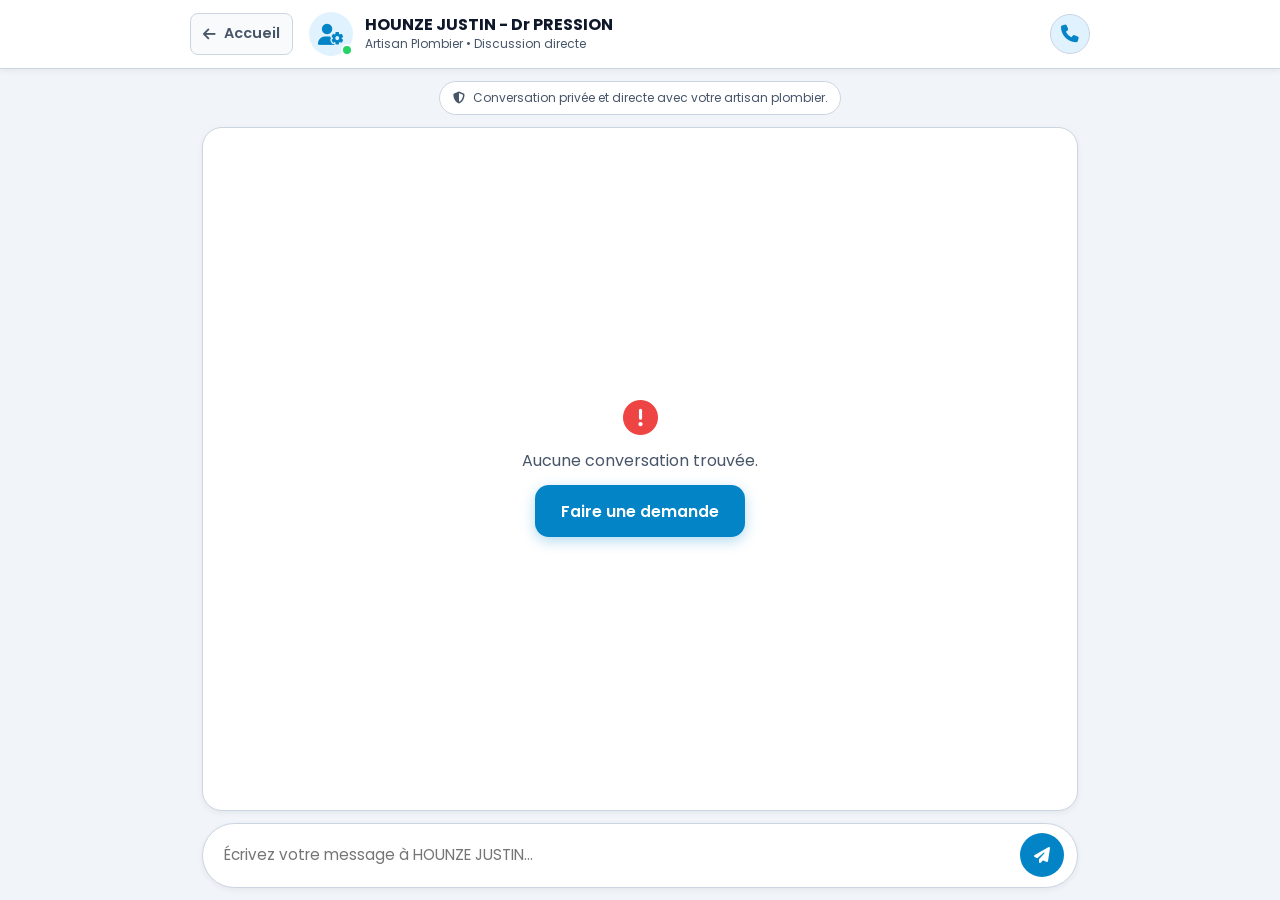
<file: discussion.html>
<!DOCTYPE html>
<html lang="fr">
<head>
    <meta charset="UTF-8">
    <meta name="viewport" content="width=device-width, initial-scale=1.0">
    <title>Espace Discussion Directe | Dr PRESSION</title>
    <link rel="icon" type="image/svg+xml" href="data:image/svg+xml,<svg xmlns='http://www.w3.org/2000/svg' viewBox='0 0 100 100'><text y='.9em' font-size='90'>💧</text></svg>">
    <link rel="stylesheet" href="https://cdnjs.cloudflare.com/ajax/libs/font-awesome/6.5.1/css/all.min.css">
    <link href="https://fonts.googleapis.com/css2?family=Poppins:wght@300;400;500;600;700&display=swap" rel="stylesheet">
    <link rel="stylesheet" href="style.css">
    <link rel="stylesheet" href="discussion.css">
</head>
<body class="chat-body">

    <!-- En-tête de la discussion -->
    <header class="chat-header">
        <div class="chat-header-container">
            <a href="index.html" class="btn-back" aria-label="Retourner au site principal">
                <i class="fa-solid fa-arrow-left"></i>
                <span>Accueil</span>
            </a>

            <div class="artisan-info">
                <div class="artisan-avatar">
                    <i class="fa-solid fa-user-gear"></i>
                    <span class="status-indicator online" title="Artisan disponible"></span>
                </div>
                <div>
                    <h1 class="artisan-name">HOUNZE JUSTIN - Dr PRESSION</h1>
                    <span class="artisan-sub">Artisan Plombier • Discussion directe</span>
                </div>
            </div>

            <div class="chat-header-actions">
                <a href="tel:+22897779824" class="btn-call" title="Appeler en cas d'urgence"><i class="fa-solid fa-phone"></i></a>
            </div>
        </div>
    </header>

    <!-- Zone principale des messages -->
    <main class="chat-main">
        <div class="chat-container">
            <div class="chat-security-banner">
                <i class="fa-solid fa-shield-halved"></i>
                <span>Conversation privée et directe avec votre artisan plombier.</span>
            </div>

            <div class="messages-area" id="messagesArea">
                <div class="loading-state">
                    <i class="fa-solid fa-spinner fa-spin"></i>
                    <p>Chargement de votre fil de discussion...</p>
                </div>
            </div>

            <form class="chat-input-area" id="messageForm">
                <textarea id="messageInput" placeholder="Écrivez votre message à HOUNZE JUSTIN..." rows="1" required></textarea>
                <button type="submit" class="btn-send" id="sendBtn" aria-label="Envoyer">
                    <i class="fa-solid fa-paper-plane"></i>
                </button>
            </form>
        </div>
    </main>

    <script src="discussion.js"></script>
</body>
</html>
</file>
<file: style.css>
/* ==========================================================================
   STYLE.CSS - DR PRESSION (DESIGN 2026)
   Clean, Accessible, Performance-Optimized & Truly Responsive
   ========================================================================== */

:root {
    --primary: #0284c7;
    --primary-hover: #0369a1;
    --primary-light: #e0f2fe;
    --primary-dark: #075985;
    --accent: #25d366;
    --accent-hover: #1eb954;
    
    --bg-main: #f8fafc;
    --bg-surface: #ffffff;
    --bg-muted: #f1f5f9;
    --border-color: #cbd5e1;
    
    --text-main: #0f172a;
    --text-muted: #475569;
    --text-white: #ffffff;
    
    --danger: #ef4444;
    --danger-bg: #fef2f2;
    --success: #10b981;
    --success-bg: #ecfdf5;

    --radius-sm: 8px;
    --radius-md: 14px;
    --radius-lg: 20px;
    --radius-full: 9999px;

    --shadow-sm: 0 2px 6px rgba(15, 23, 42, 0.06);
    --shadow-md: 0 8px 24px rgba(15, 23, 42, 0.09);
    --shadow-lg: 0 16px 36px rgba(15, 23, 42, 0.12);

    --transition: all 0.22s cubic-bezier(0.4, 0, 0.2, 1);
    --container: 1200px;
}

@media (prefers-color-scheme: dark) {
    :root {
        --bg-main: #0b1120;
        --bg-surface: #131c31;
        --bg-muted: #1e293b;
        --border-color: #27354f;
        --text-main: #f8fafc;
        --text-muted: #94a3b8;
        --shadow-sm: 0 2px 6px rgba(0, 0, 0, 0.35);
        --shadow-md: 0 8px 24px rgba(0, 0, 0, 0.45);
        --shadow-lg: 0 16px 36px rgba(0, 0, 0, 0.55);
    }
}

*, *::before, *::after {
    margin: 0;
    padding: 0;
    box-sizing: border-box;
}

html {
    scroll-behavior: smooth;
    font-size: 100%;
}

body {
    font-family: 'Poppins', -apple-system, BlinkMacSystemFont, 'Segoe UI', Roboto, sans-serif;
    background-color: var(--bg-main);
    color: var(--text-main);
    line-height: 1.6;
    overflow-x: hidden;
}

img {
    display: block;
    max-width: 100%;
    height: auto;
}

a {
    color: inherit;
    text-decoration: none;
    transition: var(--transition);
}

ul {
    list-style: none;
}

button, input, select, textarea {
    font: inherit;
}

/* Header & Nav */
.header {
    position: sticky;
    top: 0;
    z-index: 1000;
    background-color: rgba(255, 255, 255, 0.94);
    backdrop-filter: blur(12px);
    -webkit-backdrop-filter: blur(12px);
    border-bottom: 1px solid var(--border-color);
}

@media (prefers-color-scheme: dark) {
    .header {
        background-color: rgba(19, 28, 49, 0.94);
    }
}

.nav-container {
    max-width: var(--container);
    margin: 0 auto;
    padding: 0.75rem 1rem;
    display: flex;
    align-items: center;
    justify-content: space-between;
    gap: 0.5rem;
    position: relative;
}

.logo {
    display: flex;
    align-items: center;
    gap: 0.6rem;
    font-size: 1.25rem;
    font-weight: 800;
    letter-spacing: -0.5px;
    color: var(--text-main);
}

.icon-drop {
    color: var(--primary);
    font-size: 1.4rem;
}

.nav-toggle {
    display: flex;
    align-items: center;
    justify-content: center;
    background: transparent;
    border: 1px solid var(--border-color);
    border-radius: var(--radius-sm);
    padding: 0.5rem 0.75rem;
    font-size: 1.2rem;
    color: var(--text-main);
    cursor: pointer;
}

.nav-menu {
    display: none;
    flex-direction: column;
    position: absolute;
    top: 100%;
    left: 0;
    right: 0;
    background-color: var(--bg-surface);
    border-bottom: 1px solid var(--border-color);
    box-shadow: var(--shadow-lg);
    padding: 1.25rem;
    gap: 1rem;
    z-index: 999;
}

.nav-menu.is-active {
    display: flex;
}

.nav-link {
    font-size: 1rem;
    font-weight: 500;
    color: var(--text-muted);
}

.nav-link:hover {
    color: var(--primary);
}

.nav-link-chat {
    color: var(--primary);
    font-weight: 600;
}

.phone-link {
    display: inline-flex;
    align-items: center;
    gap: 0.5rem;
    padding: 0.55rem 0.95rem;
    border-radius: var(--radius-full);
    background-color: var(--bg-muted);
    color: var(--text-main);
    font-weight: 600;
    font-size: 0.85rem;
    border: 1px solid var(--border-color);
}

.phone-link i {
    color: var(--primary);
}

.phone-link:hover {
    border-color: var(--primary);
    background-color: var(--primary-light);
    color: var(--primary-hover);
}

/* Boutons */
.btn {
    display: inline-flex;
    align-items: center;
    justify-content: center;
    gap: 0.6rem;
    padding: 0.85rem 1.6rem;
    border-radius: var(--radius-md);
    font-weight: 600;
    font-size: 0.98rem;
    border: none;
    cursor: pointer;
    transition: var(--transition);
}

.btn-primary {
    background-color: var(--primary);
    color: var(--text-white);
    box-shadow: 0 4px 14px rgba(2, 132, 199, 0.3);
}

.btn-primary:hover:not(:disabled) {
    background-color: var(--primary-hover);
    transform: translateY(-2px);
}

.btn-primary:disabled {
    opacity: 0.65;
    cursor: not-allowed;
}

.btn-whatsapp {
    background-color: var(--accent);
    color: var(--text-white);
    box-shadow: 0 4px 14px rgba(37, 211, 102, 0.3);
}

.btn-whatsapp:hover {
    background-color: var(--accent-hover);
    transform: translateY(-2px);
}

.btn-outline {
    background: transparent;
    color: var(--text-main);
    border: 1.5px solid var(--border-color);
}

.btn-outline:hover {
    border-color: var(--primary);
    color: var(--primary);
}

.btn-block {
    width: 100%;
}

.badge {
    display: inline-block;
    padding: 0.35rem 0.9rem;
    font-size: 0.75rem;
    font-weight: 700;
    text-transform: uppercase;
    background-color: var(--primary-light);
    color: var(--primary-dark);
    border-radius: var(--radius-full);
}

.section-tag {
    display: inline-block;
    text-transform: uppercase;
    font-size: 0.8rem;
    font-weight: 700;
    color: var(--primary);
    letter-spacing: 1px;
    margin-bottom: 0.4rem;
}

.section-header {
    text-align: center;
    max-width: 680px;
    margin: 0 auto 3rem auto;
}

.section-header-row {
    display: flex;
    flex-direction: column;
    gap: 1rem;
    margin-bottom: 2.5rem;
}

.section-title {
    font-size: clamp(1.8rem, 3.5vw, 2.5rem);
    font-weight: 800;
    line-height: 1.2;
}

.section-subtitle {
    color: var(--text-muted);
    font-size: 1.05rem;
    margin-top: 0.5rem;
}

.link-arrow {
    display: inline-flex;
    align-items: center;
    gap: 0.5rem;
    color: var(--primary);
    font-weight: 600;
}

/* Hero */
.hero {
    max-width: var(--container);
    margin: 0 auto;
    padding: 2.5rem 1.25rem 3.5rem 1.25rem;
    display: flex;
    flex-direction: column;
    gap: 2.5rem;
}

.hero-content {
    display: flex;
    flex-direction: column;
    align-items: flex-start;
    gap: 1rem;
}

.hero-author {
    font-size: 0.95rem;
    font-weight: 700;
    letter-spacing: 1.5px;
    color: var(--text-muted);
}

.hero-title {
    font-size: clamp(2rem, 5vw, 3.4rem);
    font-weight: 800;
    line-height: 1.15;
}

.hero-desc {
    font-size: 1.05rem;
    color: var(--text-muted);
    max-width: 580px;
}

.hero-actions {
    display: flex;
    flex-direction: column;
    gap: 0.85rem;
    width: 100%;
}

.hero-image-wrapper {
    width: 100%;
    border-radius: var(--radius-lg);
    overflow: hidden;
    box-shadow: var(--shadow-lg);
}

.hero-img {
    width: 100%;
    height: 340px;
    object-fit: cover;
    transition: transform 0.4s ease;
}

.hero-image-wrapper:hover .hero-img {
    transform: scale(1.02);
}

/* Grilles */
.services-section, .advantages-section, .portfolio-section, .about-section, .contact-section {
    padding: 4.5rem 1.25rem;
}

.services-section { background-color: var(--bg-surface); }
.advantages-section { background-color: var(--bg-main); }
.about-section { background-color: var(--bg-surface); }

.services-grid, .portfolio-grid {
    max-width: var(--container);
    margin: 0 auto;
    display: grid;
    grid-template-columns: 1fr;
    gap: 1.5rem;
}

.service-card {
    background-color: var(--bg-main);
    border: 1px solid var(--border-color);
    padding: 2rem 1.6rem;
    border-radius: var(--radius-md);
    transition: var(--transition);
    display: flex;
    flex-direction: column;
    gap: 1rem;
}

.service-card:hover {
    transform: translateY(-5px);
    box-shadow: var(--shadow-md);
    border-color: var(--primary);
}

.service-icon {
    width: 58px;
    height: 58px;
    display: flex;
    align-items: center;
    justify-content: center;
    border-radius: var(--radius-sm);
    background-color: var(--primary-light);
    color: var(--primary);
    font-size: 1.6rem;
}

.service-title { font-size: 1.25rem; font-weight: 700; }
.service-desc { color: var(--text-muted); font-size: 0.95rem; }

/* Avantages */
.advantages-wrapper {
    max-width: var(--container);
    margin: 0 auto;
    display: flex;
    flex-direction: column;
    gap: 2.5rem;
    align-items: center;
}

.advantages-image {
    width: 100%;
    border-radius: var(--radius-lg);
    overflow: hidden;
    box-shadow: var(--shadow-md);
}

.advantages-image img { width: 100%; height: 320px; object-fit: cover; }

.advantages-content {
    display: flex;
    flex-direction: column;
    gap: 1.4rem;
}

.advantages-list { display: flex; flex-direction: column; gap: 1.1rem; }
.advantages-list li { display: flex; align-items: flex-start; gap: 0.9rem; }

.adv-icon {
    width: 32px;
    height: 32px;
    background-color: var(--primary-light);
    color: var(--primary);
    border-radius: var(--radius-full);
    display: flex;
    align-items: center;
    justify-content: center;
    flex-shrink: 0;
}

/* Portfolio */
.portfolio-section { max-width: var(--container); margin: 0 auto; }

.portfolio-card {
    border-radius: var(--radius-md);
    overflow: hidden;
    background-color: var(--bg-surface);
    border: 1px solid var(--border-color);
    box-shadow: var(--shadow-sm);
    transition: var(--transition);
}

.portfolio-card:hover {
    transform: translateY(-4px);
    box-shadow: var(--shadow-md);
}

.portfolio-card img { width: 100%; height: 240px; object-fit: cover; }
.portfolio-card figcaption { padding: 1.25rem; }
.portfolio-card h3 { font-size: 1.15rem; font-weight: 700; }
.portfolio-card span { font-size: 0.88rem; color: var(--text-muted); }

/* À propos */
.about-wrapper {
    max-width: var(--container);
    margin: 0 auto;
    display: flex;
    flex-direction: column;
    gap: 2.5rem;
}

.about-img-box {
    border-radius: var(--radius-lg);
    overflow: hidden;
    box-shadow: var(--shadow-md);
}

.about-img-box img { width: 100%; height: 350px; object-fit: cover; }

.about-text-col { display: flex; flex-direction: column; gap: 1.2rem; }
.about-text-col h3 { font-size: 1.5rem; font-weight: 700; }

.about-stats {
    display: grid;
    grid-template-columns: repeat(3, 1fr);
    gap: 0.8rem;
    padding: 1.2rem 0;
    border-top: 1px solid var(--border-color);
    border-bottom: 1px solid var(--border-color);
}

.stat-box { display: flex; flex-direction: column; }
.stat-num { font-size: 1.6rem; font-weight: 800; color: var(--primary); }
.stat-label { font-size: 0.78rem; color: var(--text-muted); }

/* Contact & Form */
.contact-section { max-width: var(--container); margin: 0 auto; }
.contact-wrapper { display: flex; flex-direction: column; gap: 2.5rem; }

.contact-card {
    background-color: var(--bg-surface);
    padding: 1.8rem;
    border-radius: var(--radius-lg);
    border: 1px solid var(--border-color);
    box-shadow: var(--shadow-sm);
    display: flex;
    flex-direction: column;
    gap: 1.6rem;
}

.contact-method {
    display: flex;
    align-items: flex-start;
    gap: 1rem;
}

.contact-method i {
    width: 44px;
    height: 44px;
    border-radius: var(--radius-full);
    background-color: var(--primary-light);
    color: var(--primary);
    display: flex;
    align-items: center;
    justify-content: center;
    font-size: 1.15rem;
    flex-shrink: 0;
}

.contact-method h4 { font-size: 0.85rem; color: var(--text-muted); margin-bottom: 0.2rem; }
.contact-method a, .contact-method p { font-weight: 600; font-size: 0.98rem; }

.contact-form {
    background-color: var(--bg-surface);
    padding: 2rem 1.5rem;
    border-radius: var(--radius-lg);
    border: 1px solid var(--border-color);
    box-shadow: var(--shadow-sm);
    display: flex;
    flex-direction: column;
    gap: 1.1rem;
}

.form-row { display: flex; flex-direction: column; gap: 1.1rem; }
.form-group { display: flex; flex-direction: column; gap: 0.35rem; }
.form-group label { font-size: 0.88rem; font-weight: 600; }

.form-group input, .form-group select, .form-group textarea {
    padding: 0.75rem 0.9rem;
    border-radius: var(--radius-sm);
    border: 1.5px solid var(--border-color);
    background-color: var(--bg-main);
    color: var(--text-main);
    outline: none;
    transition: var(--transition);
}

.form-group input:focus, .form-group select:focus, .form-group textarea:focus {
    border-color: var(--primary);
    box-shadow: 0 0 0 3px rgba(2, 132, 199, 0.2);
}

.form-group input.is-invalid, .form-group select.is-invalid, .form-group textarea.is-invalid {
    border-color: var(--danger);
    background-color: var(--danger-bg);
}

.field-error { font-size: 0.78rem; color: var(--danger); min-height: 1rem; }

.alert-box {
    padding: 0.9rem 1.1rem;
    border-radius: var(--radius-sm);
    font-size: 0.9rem;
    font-weight: 500;
}

.alert-box.success { background-color: var(--success-bg); color: #065f46; border: 1px solid #a7f3d0; }
.alert-box.danger { background-color: var(--danger-bg); color: #991b1b; border: 1px solid #fecaca; }

/* Footer */
.footer {
    background-color: var(--bg-surface);
    border-top: 1px solid var(--border-color);
    padding: 3.5rem 1.25rem 2rem 1.25rem;
}

.footer-wrapper {
    max-width: var(--container);
    margin: 0 auto;
    display: flex;
    flex-direction: column;
    gap: 2.2rem;
}

.footer-col { display: flex; flex-direction: column; gap: 0.85rem; }
.footer-col p { color: var(--text-muted); font-size: 0.92rem; }
.footer-heading { font-size: 1.05rem; font-weight: 700; }
.footer-links { display: flex; flex-direction: column; gap: 0.5rem; }
.footer-links a { color: var(--text-muted); font-size: 0.92rem; }
.footer-links a:hover { color: var(--primary); }

.social-links { display: flex; gap: 0.75rem; }
.social-links a {
    width: 38px;
    height: 38px;
    display: flex;
    align-items: center;
    justify-content: center;
    background-color: var(--bg-muted);
    border-radius: var(--radius-full);
    color: var(--text-main);
    border: 1px solid var(--border-color);
}

.social-links a:hover {
    background-color: var(--primary);
    color: var(--text-white);
}

.footer-bottom {
    max-width: var(--container);
    margin: 2.5rem auto 0 auto;
    padding-top: 1.25rem;
    border-top: 1px solid var(--border-color);
    text-align: center;
    color: var(--text-muted);
    font-size: 0.82rem;
}

.admin-link {
    color: var(--text-muted);
    text-decoration: underline;
    margin-left: 0.5rem;
}

/* Responsive */
@media screen and (min-width: 640px) {
    .form-row { flex-direction: row; }
    .form-row .form-group { flex: 1; }
    .hero-actions { flex-direction: row; flex-wrap: wrap; }
    .hero-actions .btn { width: auto; }
}

@media screen and (min-width: 768px) {
    .services-grid, .portfolio-grid { grid-template-columns: repeat(2, 1fr); }
    .section-header-row { flex-direction: row; justify-content: space-between; align-items: flex-end; }
}

@media screen and (min-width: 992px) {
    .nav-toggle { display: none; }
    .nav-menu {
        display: flex;
        flex-direction: row;
        position: static;
        background: transparent;
        border: none;
        box-shadow: none;
        padding: 0;
        gap: 1.6rem;
    }
    .hero { flex-direction: row; align-items: center; padding: 4.5rem 1.25rem 5.5rem 1.25rem; }
    .hero-content, .hero-image-wrapper { flex: 1; }
    .hero-img { height: 440px; }
    .services-grid, .portfolio-grid { grid-template-columns: repeat(4, 1fr); }
    .advantages-wrapper, .about-wrapper, .contact-wrapper { flex-direction: row; }
    .advantages-image, .advantages-content, .about-image-col, .about-text-col, .contact-card { flex: 1; }
    .contact-form { flex: 1.4; }
    .footer-wrapper { flex-direction: row; justify-content: space-between; }
    .footer-col:first-child { max-width: 360px; }
}
/* ==========================================================================
   CORRECTIF RESPONSIVE MOBILE (≤ 480px)
   ========================================================================== */
@media screen and (max-width: 480px) {
    /* 1. On réduit légèrement la taille du logo */
    .logo {
        font-size: 1.1rem;
        gap: 0.4rem;
    }
    
    .icon-drop {
        font-size: 1.2rem;
    }

    /* 2. ASTUCE CLÉ : On masque le texte du numéro et on garde seulement l'icône téléphone */
    .phone-link span {
        display: none;
    }

    .phone-link {
        padding: 0.55rem;
        width: 38px;
        height: 38px;
        justify-content: center;
        border-radius: var(--radius-full);
    }

    .phone-link i {
        margin: 0;
        font-size: 1rem;
    }

    /* 3. On réduit la taille du titre principal Hero pour qu'il ne déborde pas */
    .hero-title {
        font-size: 1.75rem; /* Taille adaptée qui ne casse pas l'écran */
        line-height: 1.2;
    }

    .hero {
        padding: 1.5rem 1rem 2.5rem 1rem;
        gap: 1.5rem;
    }

    /* 4. Les boutons d'action Hero prennent toute la largeur */
    .hero-actions .btn {
        width: 100%;
    }
}
</file>
<file: admin.css>
/* ==========================================================================
   ADMIN.CSS - ESPACE DE GESTION PLOMBIER
   ========================================================================== */

.admin-body {
    background-color: var(--bg-muted);
    min-height: 100vh;
}

.admin-login-wrapper {
    display: flex;
    align-items: center;
    justify-content: center;
    min-height: 100vh;
    padding: 1.5rem;
}

.login-card {
    background-color: var(--bg-surface);
    border: 1px solid var(--border-color);
    box-shadow: var(--shadow-lg);
    border-radius: var(--radius-lg);
    padding: 2.5rem;
    max-width: 420px;
    width: 100%;
}

.login-header {
    text-align: center;
    margin-bottom: 2rem;
}

.login-header i {
    font-size: 2.5rem;
    color: var(--primary);
    margin-bottom: 0.5rem;
}

.admin-dashboard {
    height: 100vh;
    display: flex;
    flex-direction: column;
}

.admin-header {
    background-color: var(--bg-surface);
    border-bottom: 1px solid var(--border-color);
    padding: 0.8rem 1.5rem;
}

.admin-header-content {
    display: flex;
    align-items: center;
    justify-content: space-between;
}

.admin-brand {
    font-weight: 800;
    font-size: 1.15rem;
    color: var(--primary);
    display: flex;
    align-items: center;
    gap: 0.5rem;
}

.admin-user-nav {
    display: flex;
    align-items: center;
    gap: 1.25rem;
    font-size: 0.9rem;
    font-weight: 600;
}

.btn-logout {
    background: transparent;
    border: 1px solid var(--border-color);
    padding: 0.4rem 0.8rem;
    border-radius: var(--radius-sm);
    color: var(--danger);
    cursor: pointer;
    font-weight: 600;
}

.admin-layout {
    flex: 1;
    display: grid;
    grid-template-columns: 340px 1fr;
    overflow: hidden;
}

@media (max-width: 860px) {
    .admin-layout { grid-template-columns: 1fr; }
    .conversation-view { display: none; }
    .conversation-view.is-open {
        display: flex;
        position: fixed;
        inset: 0;
        z-index: 200;
        background-color: var(--bg-surface);
    }
}

.conversations-sidebar {
    background-color: var(--bg-surface);
    border-right: 1px solid var(--border-color);
    display: flex;
    flex-direction: column;
    overflow: hidden;
}

.sidebar-header {
    padding: 1rem 1.2rem;
    border-bottom: 1px solid var(--border-color);
    display: flex;
    justify-content: space-between;
    align-items: center;
}

.btn-icon {
    background: transparent;
    border: none;
    font-size: 1.1rem;
    color: var(--text-muted);
    cursor: pointer;
}

.conversations-list {
    flex: 1;
    overflow-y: auto;
    padding: 0.6rem;
    display: flex;
    flex-direction: column;
    gap: 0.5rem;
}

.conversation-item {
    padding: 0.9rem;
    border-radius: var(--radius-md);
    border: 1px solid var(--border-color);
    background-color: var(--bg-main);
    cursor: pointer;
    transition: var(--transition);
}

.conversation-item:hover, .conversation-item.active {
    border-color: var(--primary);
    background-color: var(--primary-light);
}

.conv-top {
    display: flex;
    justify-content: space-between;
    margin-bottom: 0.3rem;
}

.conv-name { font-weight: 700; font-size: 0.95rem; }
.conv-date { font-size: 0.72rem; color: var(--text-muted); }
.conv-service { font-size: 0.8rem; color: var(--primary-dark); font-weight: 600; }

.conversation-view {
    display: flex;
    flex-direction: column;
    background-color: var(--bg-surface);
    overflow: hidden;
}

.no-selection {
    display: flex;
    flex-direction: column;
    align-items: center;
    justify-content: center;
    height: 100%;
    color: var(--text-muted);
    gap: 0.8rem;
}

.admin-chat-header {
    padding: 1rem 1.5rem;
    border-bottom: 1px solid var(--border-color);
    display: flex;
    justify-content: space-between;
    align-items: center;
    background-color: var(--bg-muted);
}

.admin-messages-box {
    flex: 1;
    overflow-y: auto;
    padding: 1.5rem;
    display: flex;
    flex-direction: column;
    gap: 1rem;
}

.admin-reply-bar {
    padding: 1rem 1.5rem;
    border-top: 1px solid var(--border-color);
    display: flex;
    gap: 0.8rem;
    background-color: var(--bg-muted);
}

.admin-reply-bar {
    padding: 0.85rem 1rem;
    border-top: 2px solid var(--primary-light); /* Ligne bleue bien visible */
    display: flex;
    gap: 0.6rem;
    background-color: var(--bg-surface); /* Fond blanc pur contrasté */
    flex-shrink: 0; /* INTERDIT à la boîte de se faire écraser par les messages */
    box-shadow: 0 -4px 12px rgba(0, 0, 0, 0.06); /* Ombre pour la faire ressortir */
    z-index: 10;
}

.admin-reply-bar input {
    flex: 1;
    padding: 0.8rem 1rem;
    border-radius: var(--radius-sm);
    border: 1.5px solid var(--border-color);
    background-color: var(--bg-main);
    color: var(--text-main);
    outline: none;
    font-size: 0.95rem;
}

.admin-reply-bar input:focus {
    border-color: var(--primary);
    background-color: var(--bg-surface);
}

.admin-reply-bar button {
    flex-shrink: 0;
    padding: 0.8rem 1.2rem;
    font-size: 0.9rem;
    white-space: nowrap;
}
/* ==========================================================================
   CORRECTIF ADMIN MOBILE (≤ 480px)
   ========================================================================== */
@media screen and (max-width: 480px) {
    .admin-header {
        padding: 0.6rem 0.8rem;
    }

    .admin-brand span {
        font-size: 0.95rem;
    }

    /* On masque le nom sur mobile pour laisser la place au bouton Déconnexion */
    .admin-user-nav span {
        display: none;
    }

    .btn-logout {
        padding: 0.35rem 0.65rem;
        font-size: 0.8rem;
    }
}
</file>
<file: discussion.css>
/* ==========================================================================
   DISCUSSION.CSS - INTERFACE DE CHAT TEMPS RÉEL
   ========================================================================== */

.chat-body {
    height: 100vh;
    display: flex;
    flex-direction: column;
    background-color: var(--bg-muted);
    overflow: hidden;
}

.chat-header {
    background-color: var(--bg-surface);
    border-bottom: 1px solid var(--border-color);
    padding: 0.75rem 1rem;
    box-shadow: var(--shadow-sm);
    z-index: 10;
}

.chat-header-container {
    max-width: 900px;
    margin: 0 auto;
    display: flex;
    align-items: center;
    justify-content: space-between;
    gap: 1rem;
}

.btn-back {
    display: inline-flex;
    align-items: center;
    gap: 0.5rem;
    color: var(--text-muted);
    font-size: 0.9rem;
    font-weight: 600;
    padding: 0.5rem 0.75rem;
    border-radius: var(--radius-sm);
    background-color: var(--bg-main);
    border: 1px solid var(--border-color);
}

.btn-back:hover {
    color: var(--primary);
    border-color: var(--primary);
}

.artisan-info {
    display: flex;
    align-items: center;
    gap: 0.75rem;
    flex: 1;
}

.artisan-avatar {
    width: 44px;
    height: 44px;
    border-radius: var(--radius-full);
    background-color: var(--primary-light);
    color: var(--primary);
    display: flex;
    align-items: center;
    justify-content: center;
    font-size: 1.3rem;
    position: relative;
    flex-shrink: 0;
}

.status-indicator {
    width: 12px;
    height: 12px;
    border-radius: 50%;
    position: absolute;
    bottom: 0;
    right: 0;
    border: 2px solid var(--bg-surface);
}

.status-indicator.online { background-color: var(--accent); }

.artisan-name { font-size: 1rem; font-weight: 700; line-height: 1.2; }
.artisan-sub { font-size: 0.75rem; color: var(--text-muted); display: block; }

.btn-call {
    width: 40px;
    height: 40px;
    border-radius: var(--radius-full);
    background-color: var(--primary-light);
    color: var(--primary);
    display: flex;
    align-items: center;
    justify-content: center;
    font-size: 1.1rem;
    border: 1px solid var(--border-color);
}

.chat-main {
    flex: 1;
    overflow: hidden;
    display: flex;
    flex-direction: column;
}

.chat-container {
    max-width: 900px;
    width: 100%;
    margin: 0 auto;
    height: 100%;
    display: flex;
    flex-direction: column;
    padding: 0.75rem;
    gap: 0.75rem;
}

.chat-security-banner {
    display: flex;
    align-items: center;
    gap: 0.5rem;
    background-color: var(--bg-surface);
    border: 1px solid var(--border-color);
    padding: 0.4rem 0.8rem;
    border-radius: var(--radius-full);
    font-size: 0.75rem;
    color: var(--text-muted);
    align-self: center;
}

.messages-area {
    flex: 1;
    overflow-y: auto;
    background-color: var(--bg-surface);
    border-radius: var(--radius-lg);
    border: 1px solid var(--border-color);
    padding: 1rem;
    display: flex;
    flex-direction: column;
    gap: 0.85rem;
    box-shadow: var(--shadow-sm);
}

.loading-state, .empty-state {
    display: flex;
    flex-direction: column;
    align-items: center;
    justify-content: center;
    height: 100%;
    color: var(--text-muted);
    gap: 0.75rem;
}

.message-bubble {
    max-width: 82%;
    padding: 0.75rem 1rem;
    border-radius: var(--radius-md);
    position: relative;
    word-break: break-word;
    font-size: 0.94rem;
}

.message-bubble.client {
    align-self: flex-end;
    background-color: var(--primary);
    color: var(--text-white);
    border-bottom-right-radius: 4px;
}

.message-bubble.plumber {
    align-self: flex-start;
    background-color: var(--bg-muted);
    color: var(--text-main);
    border: 1px solid var(--border-color);
    border-bottom-left-radius: 4px;
}

.message-bubble.recap {
    align-self: center;
    max-width: 95%;
    background-color: var(--primary-light);
    color: var(--primary-dark);
    border: 1px solid #bae6fd;
    font-size: 0.88rem;
}

.bubble-meta {
    display: flex;
    justify-content: flex-end;
    font-size: 0.7rem;
    margin-top: 0.35rem;
    opacity: 0.8;
}

.message-bubble.plumber .bubble-author {
    font-weight: 700;
    font-size: 0.75rem;
    color: var(--primary);
    margin-bottom: 0.25rem;
    display: block;
}

.chat-input-area {
    display: flex;
    align-items: center;
    gap: 0.5rem;
    background-color: var(--bg-surface);
    padding: 0.6rem 0.8rem;
    border-radius: var(--radius-full);
    border: 1.5px solid var(--border-color);
    box-shadow: var(--shadow-sm);
}

.chat-input-area textarea {
    flex: 1;
    border: none;
    background: transparent;
    outline: none;
    resize: none;
    font-size: 0.95rem;
    color: var(--text-main);
    padding: 0.3rem 0.5rem;
    max-height: 100px;
}

.btn-send {
    width: 44px;
    height: 44px;
    border-radius: var(--radius-full);
    background-color: var(--primary);
    color: var(--text-white);
    border: none;
    display: flex;
    align-items: center;
    justify-content: center;
    cursor: pointer;
    transition: var(--transition);
    flex-shrink: 0;
}

.btn-send:hover {
    background-color: var(--primary-hover);
    transform: scale(1.05);
}
/* ==========================================================================
   CORRECTIF DISCUSSION MOBILE (≤ 480px)
   ========================================================================== */
@media screen and (max-width: 480px) {
    .chat-header-container {
        gap: 0.5rem;
    }

    /* On masque le mot "Accueil" pour ne garder que la flèche retour */
    .btn-back span {
        display: none;
    }

    .btn-back {
        padding: 0.5rem;
        width: 36px;
        height: 36px;
        justify-content: center;
    }

    /* On réduit l'avatar */
    .artisan-avatar {
        width: 36px;
        height: 36px;
        font-size: 1.1rem;
    }

    /* On tronque le nom s'il est trop long au lieu de faire déborder */
    .artisan-name {
        font-size: 0.88rem;
        white-space: nowrap;
        overflow: hidden;
        text-overflow: ellipsis;
        max-width: 180px;
    }

    /* On masque la deuxième ligne sur très petit écran */
    .artisan-sub {
        display: none;
    }

    .btn-call {
        width: 36px;
        height: 36px;
        font-size: 0.95rem;
    }
}
</file>
